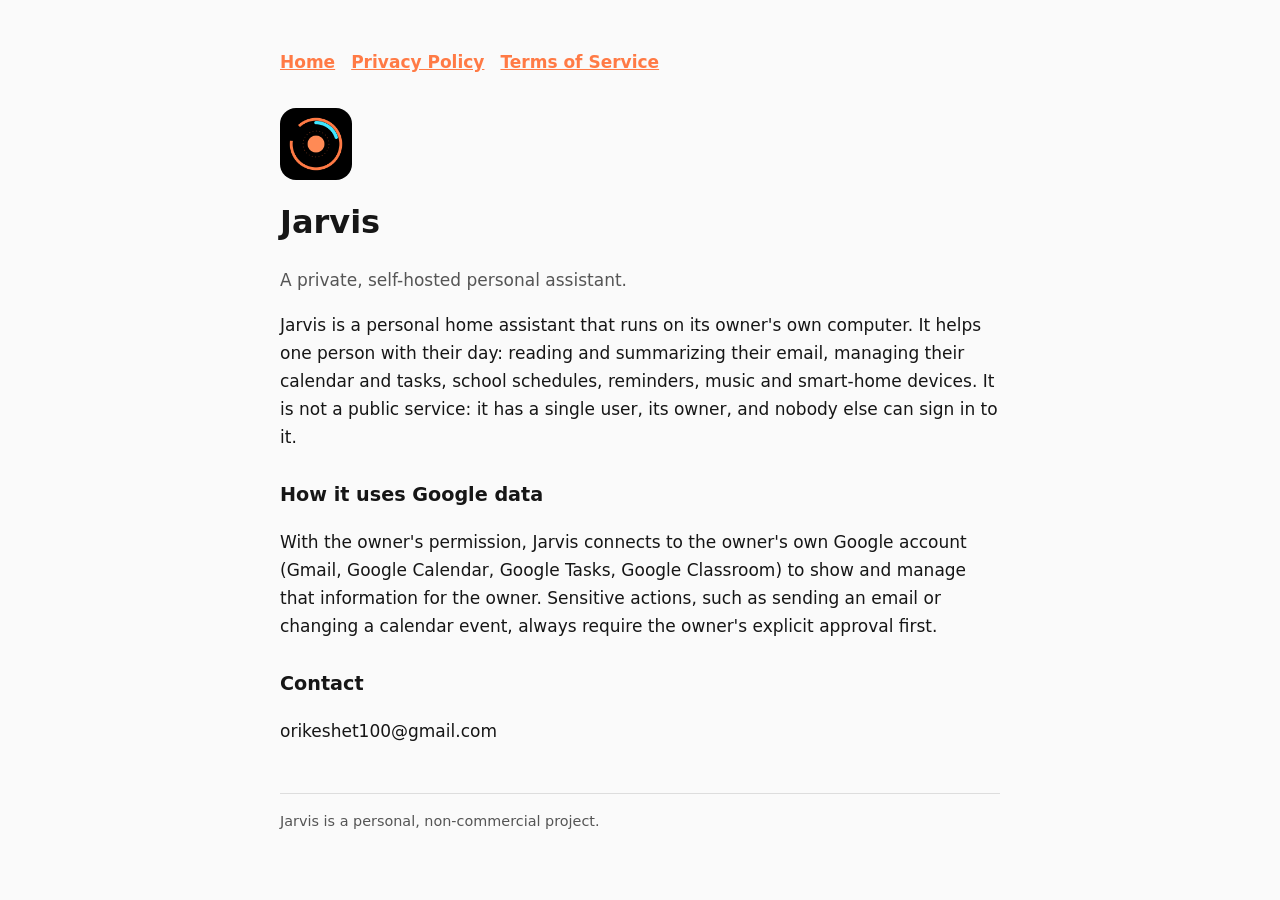
<file: index.html>
<!doctype html><html lang="en"><head><meta charset="utf-8"><meta name="viewport" content="width=device-width,initial-scale=1">
<title>Jarvis - personal assistant</title><link rel="stylesheet" href="style.css"><link rel="icon" href="logo.png"></head>
<body><main>
<nav><a href="index.html">Home</a><a href="privacy.html">Privacy Policy</a><a href="terms.html">Terms of Service</a></nav>
<img class="logo" src="logo.png" alt="Jarvis logo">
<h1>Jarvis</h1>
<p class="muted">A private, self-hosted personal assistant.</p>
<p>Jarvis is a personal home assistant that runs on its owner's own computer. It helps one person with their day:
reading and summarizing their email, managing their calendar and tasks, school schedules, reminders, music and
smart-home devices. It is not a public service: it has a single user, its owner, and nobody else can sign in to it.</p>
<h2>How it uses Google data</h2>
<p>With the owner's permission, Jarvis connects to the owner's own Google account (Gmail, Google Calendar, Google
Tasks, Google Classroom) to show and manage that information for the owner. Sensitive actions, such as sending an
email or changing a calendar event, always require the owner's explicit approval first.</p>
<h2>Contact</h2>
<p>orikeshet100@gmail.com</p>
<footer>Jarvis is a personal, non-commercial project.</footer>
</main></body></html>
</file>
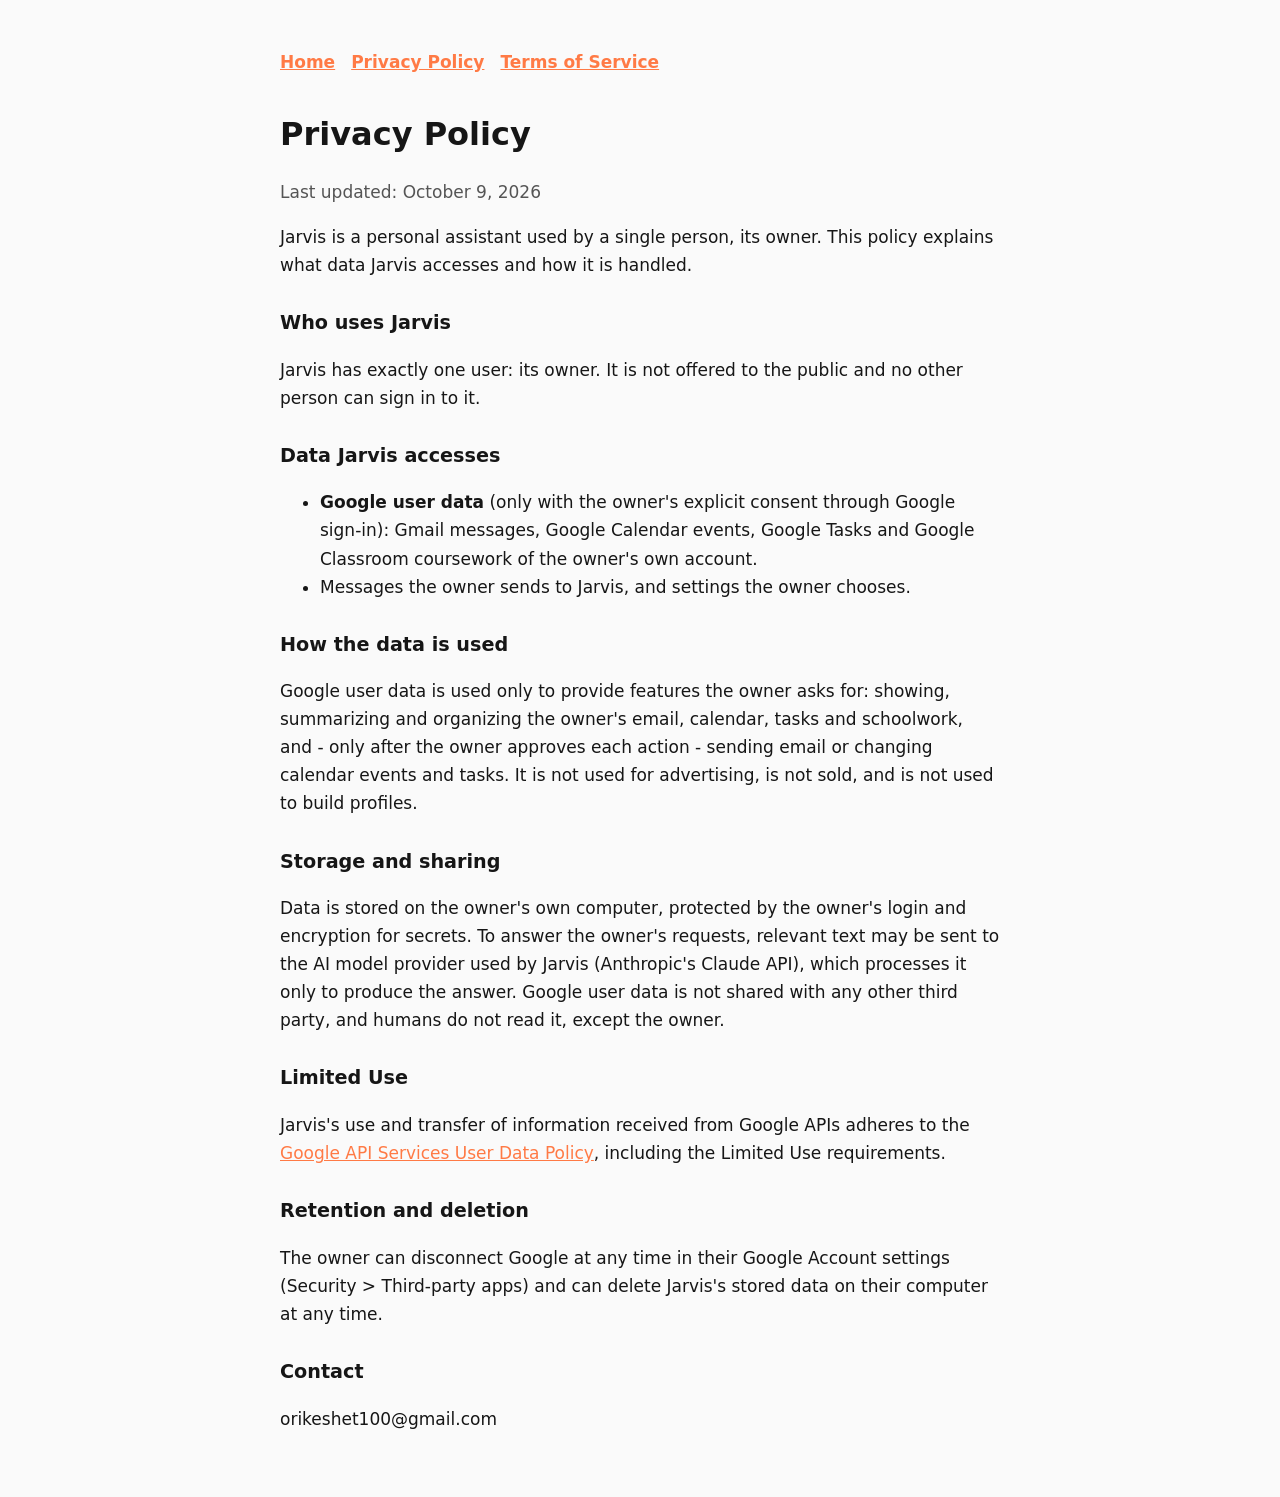
<file: privacy.html>
<!doctype html><html lang="en"><head><meta charset="utf-8"><meta name="viewport" content="width=device-width,initial-scale=1">
<title>Jarvis - Privacy Policy</title><link rel="stylesheet" href="style.css"><link rel="icon" href="logo.png"></head>
<body><main>
<nav><a href="index.html">Home</a><a href="privacy.html">Privacy Policy</a><a href="terms.html">Terms of Service</a></nav>
<h1>Privacy Policy</h1>
<p class="muted">Last updated: October 9, 2026</p>
<p>Jarvis is a personal assistant used by a single person, its owner. This policy explains what data Jarvis accesses
and how it is handled.</p>
<h2>Who uses Jarvis</h2>
<p>Jarvis has exactly one user: its owner. It is not offered to the public and no other person can sign in to it.</p>
<h2>Data Jarvis accesses</h2>
<ul>
<li><b>Google user data</b> (only with the owner's explicit consent through Google sign-in): Gmail messages, Google
Calendar events, Google Tasks and Google Classroom coursework of the owner's own account.</li>
<li>Messages the owner sends to Jarvis, and settings the owner chooses.</li>
</ul>
<h2>How the data is used</h2>
<p>Google user data is used only to provide features the owner asks for: showing, summarizing and organizing the
owner's email, calendar, tasks and schoolwork, and - only after the owner approves each action - sending email or
changing calendar events and tasks. It is not used for advertising, is not sold, and is not used to build profiles.</p>
<h2>Storage and sharing</h2>
<p>Data is stored on the owner's own computer, protected by the owner's login and encryption for secrets. To answer the
owner's requests, relevant text may be sent to the AI model provider used by Jarvis (Anthropic's Claude API), which
processes it only to produce the answer. Google user data is not shared with any other third party, and humans do
not read it, except the owner.</p>
<h2>Limited Use</h2>
<p>Jarvis's use and transfer of information received from Google APIs adheres to the
<a href="https://developers.google.com/terms/api-services-user-data-policy">Google API Services User Data Policy</a>,
including the Limited Use requirements.</p>
<h2>Retention and deletion</h2>
<p>The owner can disconnect Google at any time in their Google Account settings (Security > Third-party apps) and can
delete Jarvis's stored data on their computer at any time.</p>
<h2>Contact</h2>
<p>orikeshet100@gmail.com</p>
</main></body></html>
</file>
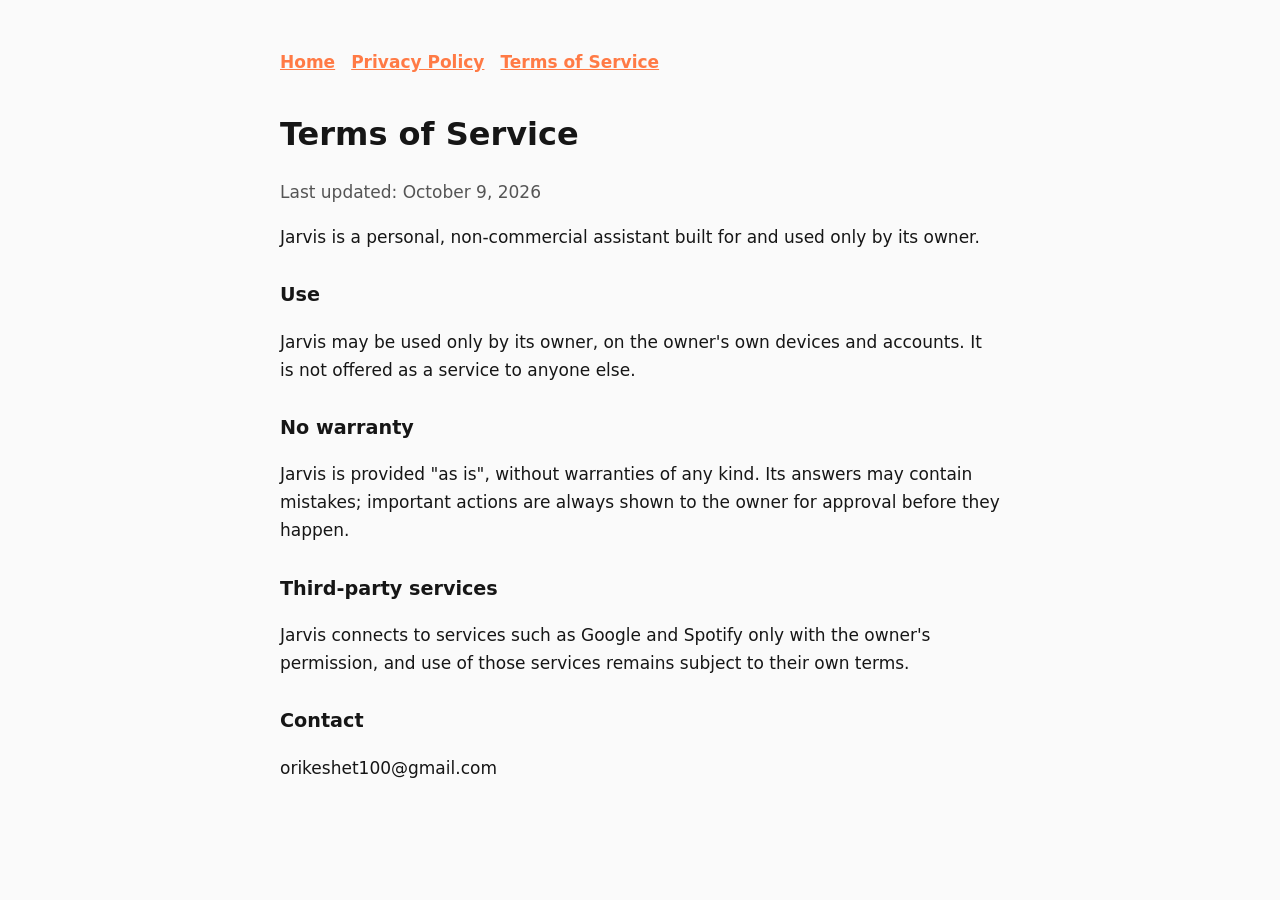
<file: terms.html>
<!doctype html><html lang="en"><head><meta charset="utf-8"><meta name="viewport" content="width=device-width,initial-scale=1">
<title>Jarvis - Terms of Service</title><link rel="stylesheet" href="style.css"><link rel="icon" href="logo.png"></head>
<body><main>
<nav><a href="index.html">Home</a><a href="privacy.html">Privacy Policy</a><a href="terms.html">Terms of Service</a></nav>
<h1>Terms of Service</h1>
<p class="muted">Last updated: October 9, 2026</p>
<p>Jarvis is a personal, non-commercial assistant built for and used only by its owner.</p>
<h2>Use</h2>
<p>Jarvis may be used only by its owner, on the owner's own devices and accounts. It is not offered as a service to
anyone else.</p>
<h2>No warranty</h2>
<p>Jarvis is provided "as is", without warranties of any kind. Its answers may contain mistakes; important actions are
always shown to the owner for approval before they happen.</p>
<h2>Third-party services</h2>
<p>Jarvis connects to services such as Google and Spotify only with the owner's permission, and use of those services
remains subject to their own terms.</p>
<h2>Contact</h2>
<p>orikeshet100@gmail.com</p>
</main></body></html>
</file>
<file: style.css>
:root{--bg:#0b0b0c;--fg:#ececec;--muted:#a3a3a3;--accent:#ff7a45;--line:#26262a}
@media (prefers-color-scheme: light){:root{--bg:#fafafa;--fg:#161616;--muted:#555;--line:#ddd}}
body{margin:0;background:var(--bg);color:var(--fg);font:17px/1.65 system-ui,-apple-system,"Segoe UI",Arial,sans-serif;padding:0 16px}
main{max-width:720px;margin:48px auto 64px}
h1{font-size:2rem;margin:0 0 8px}h2{font-size:1.2rem;margin:28px 0 8px}
p,li{color:var(--fg)}.muted{color:var(--muted)}a{color:var(--accent)}
nav{display:flex;gap:16px;margin-bottom:32px;font-weight:600}
img.logo{width:72px;height:72px;border-radius:16px;display:block;margin-bottom:16px}
footer{margin-top:48px;padding-top:16px;border-top:1px solid var(--line);color:var(--muted);font-size:.9rem}
</file>
